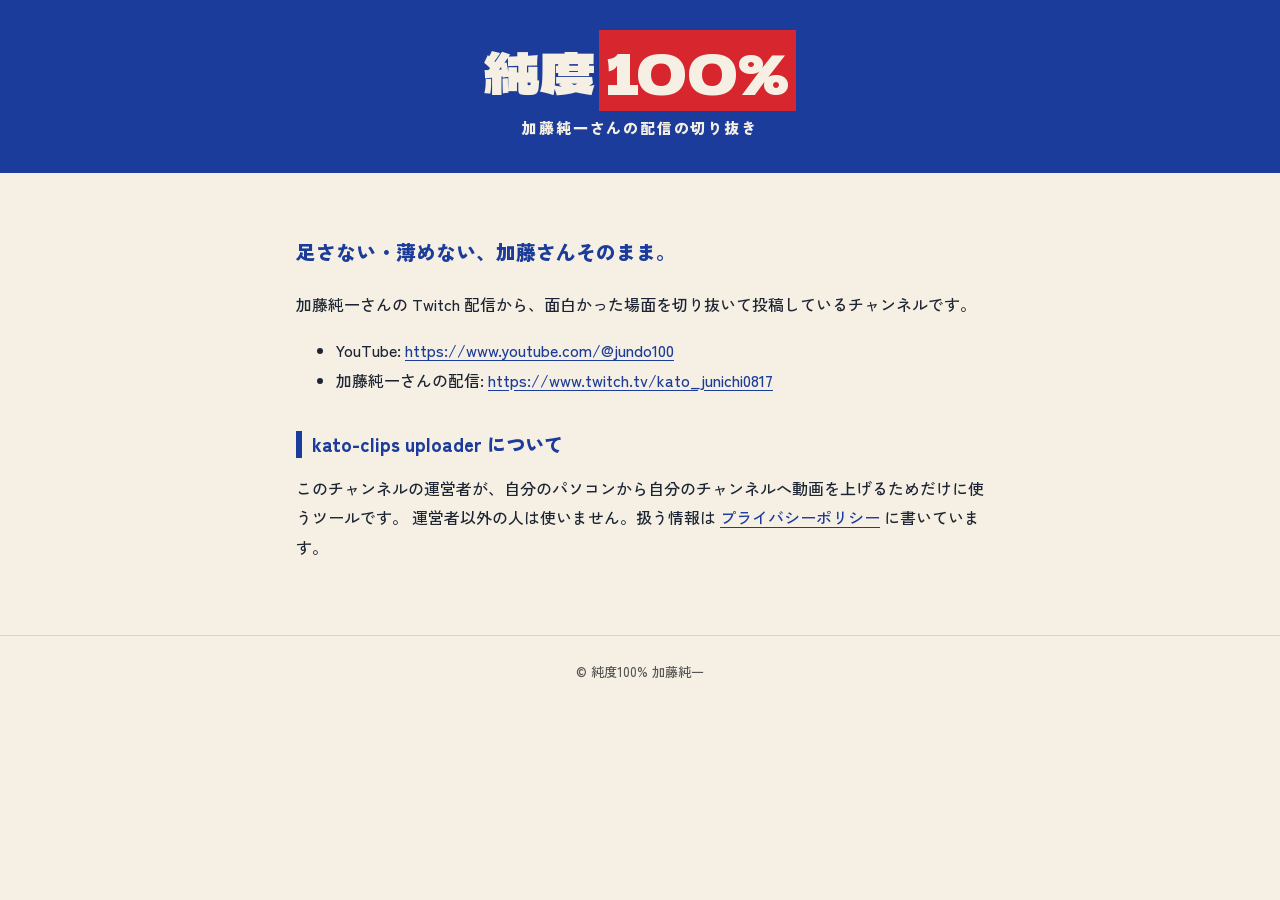
<file: index.html>
<!doctype html>
<html lang="ja">
<head>
<meta charset="utf-8">
<meta name="viewport" content="width=device-width, initial-scale=1">
<title>純度100% 加藤純一</title>
<meta name="description" content="加藤純一さんの Twitch 配信の切り抜きチャンネル「純度100% 加藤純一」のページです。">
<link rel="preconnect" href="https://fonts.googleapis.com">
<link rel="preconnect" href="https://fonts.gstatic.com" crossorigin>
<link href="https://fonts.googleapis.com/css2?family=Dela+Gothic+One&family=Zen+Kaku+Gothic+New:wght@500;900&display=swap" rel="stylesheet">
<link rel="stylesheet" href="style.css">
</head>
<body>
<header>
  <p class="logo">純度<span class="num">100%</span></p>
  <p class="sub">加藤純一さんの配信の切り抜き</p>
</header>
<main>
  <p class="lead">足さない・薄めない、加藤さんそのまま。</p>
  <p>加藤純一さんの Twitch 配信から、面白かった場面を切り抜いて投稿しているチャンネルです。</p>
  <ul>
    <li>YouTube: <a href="https://www.youtube.com/@jundo100">https://www.youtube.com/@jundo100</a></li>
    <li>加藤純一さんの配信: <a href="https://www.twitch.tv/kato_junichi0817">https://www.twitch.tv/kato_junichi0817</a></li>
  </ul>
  <h2>kato-clips uploader について</h2>
  <p>このチャンネルの運営者が、自分のパソコンから自分のチャンネルへ動画を上げるためだけに使うツールです。
    運営者以外の人は使いません。扱う情報は <a href="privacy.html">プライバシーポリシー</a> に書いています。</p>
</main>
<footer>© 純度100% 加藤純一</footer>
</body>
</html>
</file>
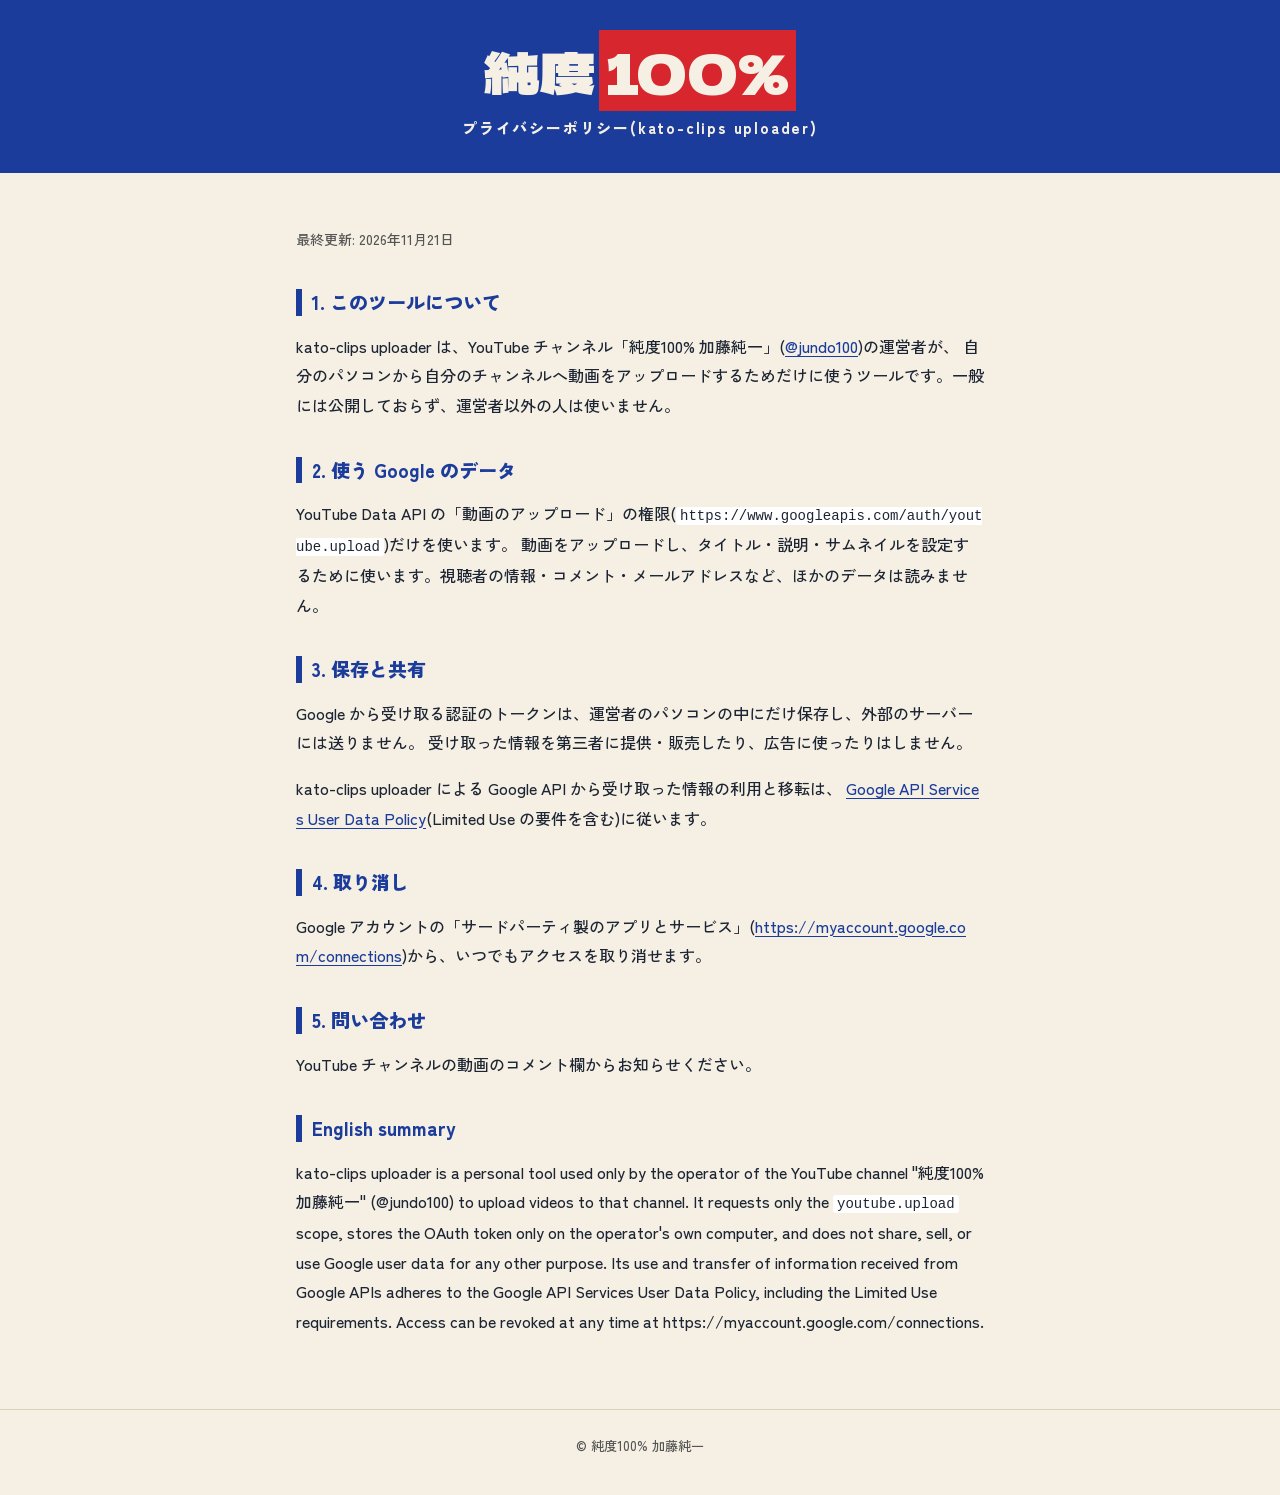
<file: privacy.html>
<!doctype html>
<html lang="ja">
<head>
<meta charset="utf-8">
<meta name="viewport" content="width=device-width, initial-scale=1">
<title>プライバシーポリシー | 純度100% 加藤純一</title>
<link rel="preconnect" href="https://fonts.googleapis.com">
<link rel="preconnect" href="https://fonts.gstatic.com" crossorigin>
<link href="https://fonts.googleapis.com/css2?family=Dela+Gothic+One&family=Zen+Kaku+Gothic+New:wght@500;900&display=swap" rel="stylesheet">
<link rel="stylesheet" href="style.css">
</head>
<body>
<header>
  <p class="logo"><a href="./">純度<span class="num">100%</span></a></p>
  <p class="sub">プライバシーポリシー(kato-clips uploader)</p>
</header>
<main>
  <p class="date">最終更新: 2026年11月21日</p>

  <h2>1. このツールについて</h2>
  <p>kato-clips uploader は、YouTube チャンネル「純度100% 加藤純一」(<a href="https://www.youtube.com/@jundo100">@jundo100</a>)の運営者が、
    自分のパソコンから自分のチャンネルへ動画をアップロードするためだけに使うツールです。一般には公開しておらず、運営者以外の人は使いません。</p>

  <h2>2. 使う Google のデータ</h2>
  <p>YouTube Data API の「動画のアップロード」の権限(<code>https://www.googleapis.com/auth/youtube.upload</code>)だけを使います。
    動画をアップロードし、タイトル・説明・サムネイルを設定するために使います。視聴者の情報・コメント・メールアドレスなど、ほかのデータは読みません。</p>

  <h2>3. 保存と共有</h2>
  <p>Google から受け取る認証のトークンは、運営者のパソコンの中にだけ保存し、外部のサーバーには送りません。
    受け取った情報を第三者に提供・販売したり、広告に使ったりはしません。</p>
  <p>kato-clips uploader による Google API から受け取った情報の利用と移転は、
    <a href="https://developers.google.com/terms/api-services-user-data-policy">Google API Services User Data Policy</a>(Limited Use の要件を含む)に従います。</p>

  <h2>4. 取り消し</h2>
  <p>Google アカウントの「サードパーティ製のアプリとサービス」(<a href="https://myaccount.google.com/connections">https://myaccount.google.com/connections</a>)から、いつでもアクセスを取り消せます。</p>

  <h2>5. 問い合わせ</h2>
  <p>YouTube チャンネルの動画のコメント欄からお知らせください。</p>

  <h2>English summary</h2>
  <p>kato-clips uploader is a personal tool used only by the operator of the YouTube channel "純度100% 加藤純一" (@jundo100)
    to upload videos to that channel. It requests only the <code>youtube.upload</code> scope, stores the OAuth token only on the operator's own computer,
    and does not share, sell, or use Google user data for any other purpose. Its use and transfer of information received from Google APIs adheres to the
    Google API Services User Data Policy, including the Limited Use requirements. Access can be revoked at any time at
    https://myaccount.google.com/connections.</p>
</main>
<footer>© 純度100% 加藤純一</footer>
</body>
</html>
</file>
<file: style.css>
/* 色と書体は brand/design.md と同じ(牛乳びんの紙のフタ) */
:root { --cobalt: #1C3C9C; --cream: #F5F0E3; --red: #D7262E; --ink: #1d2433; }
* { box-sizing: border-box; }
body { margin: 0; background: var(--cream); color: var(--ink);
  font-family: 'Zen Kaku Gothic New', 'Hiragino Sans', 'Yu Gothic', sans-serif; font-weight: 500;
  line-height: 1.85; font-size: 16px; }
header { background: var(--cobalt); color: var(--cream); padding: 40px 16px 32px; text-align: center; }
.logo { font-family: 'Dela Gothic One', sans-serif; font-size: 56px; line-height: 1.1; margin: 0; }
.logo a { color: inherit; text-decoration: none; }
.logo .num { color: var(--cream); background: var(--red); padding: 0 .12em; margin-left: .05em; }
.sub { margin: 12px 0 0; font-weight: 900; letter-spacing: .12em; font-size: 15px; }
main { max-width: 720px; margin: 0 auto; padding: 40px 16px 56px; }
.lead { font-weight: 900; font-size: 20px; color: var(--cobalt); }
h2 { font-weight: 900; font-size: 19px; color: var(--cobalt); margin: 36px 0 8px;
  border-left: 6px solid var(--cobalt); padding-left: 10px; line-height: 1.4; }
a { color: var(--cobalt); text-underline-offset: 3px; word-break: break-all; }
code { font-size: 14px; background: #fff; padding: 1px 4px; border-radius: 3px; word-break: break-all; }
.date { color: #555; font-size: 14px; }
footer { text-align: center; font-size: 13px; color: #555; padding: 24px 16px 40px; border-top: 1px solid #ddd3bd; }
@media (max-width: 480px) { .logo { font-size: 44px; } }
</file>
